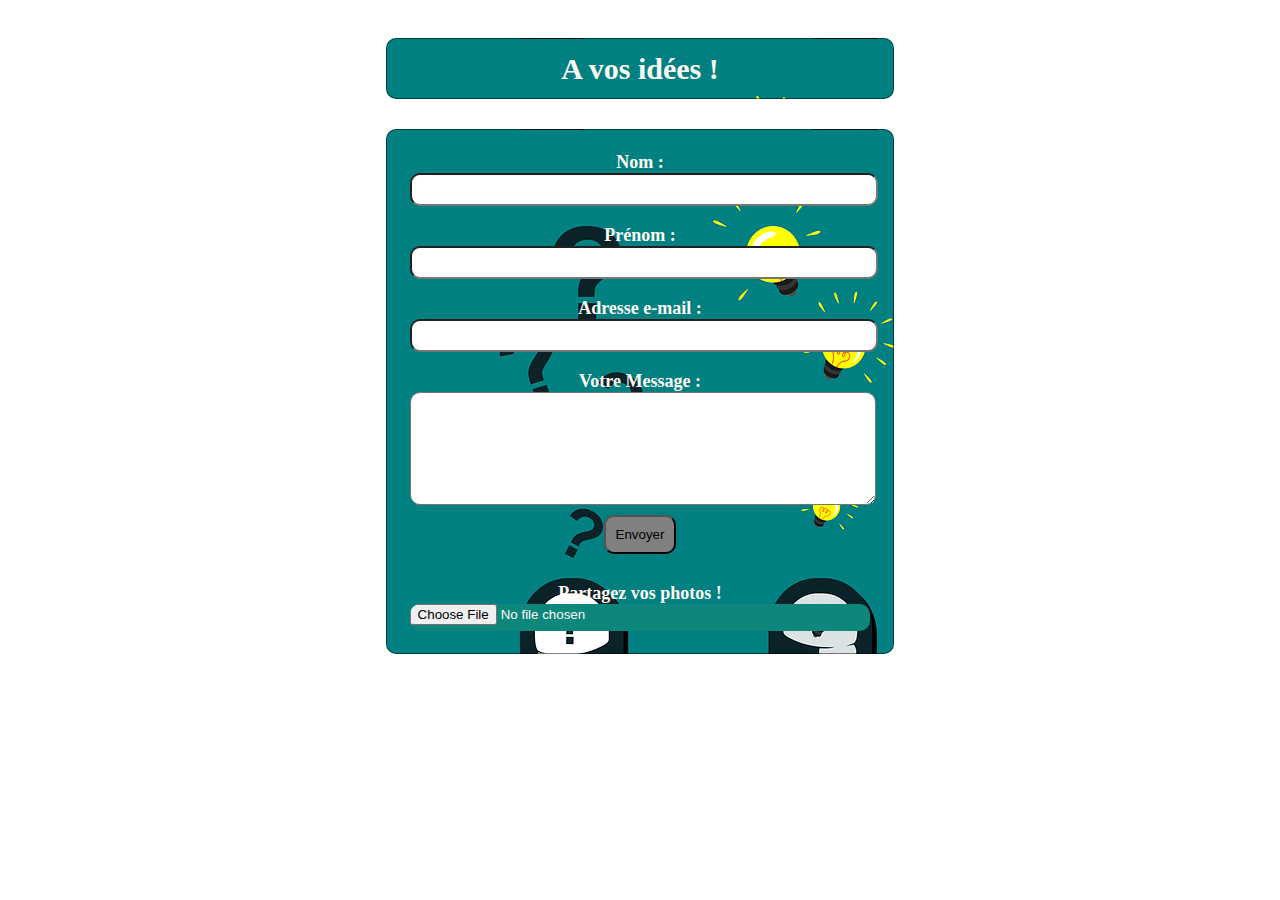
<file: form.html>
<!DOCTYPE html>
<html lang="fr">
    <head>
        <meta charset="UTF-8">
        <meta http-equiv="X-UA-Compatible" content="IE=edge">
        <meta name="viewport" content="width=device-width, initial-scale=1.0">
        <link rel="stylesheet" media="screen" type="text/css"
            href="css/formStyle.css">
        <title>The Masque</title>
    </head>
    <body>
        <p class="messageRecycle">A vos idées !
        </p>
        <form id="myForm" class="container">
            <div>
                <label for="name">Nom :</label>
                <input type="text" id="name" name="user_name" value="" required>
            </div>
            <div>
                <label for="firstName"> Prénom :</label>
                <input type="text" id="firstname" name="user_name" value=""
                    required>
            </div>
            <div>
                <label for="mail">Adresse e-mail :</label>
                <input type="email" id="mail" name="user_mail" value=""
                    required>
            </div>
            <div>
                <label for="msg"> Votre Message :</label>
                <textarea id="msg" name="user_message" value="" required></textarea>
                <button class = "buttonSub" type="submit">Envoyer</button>
            </div>
            <div>
                <label for="photos">Partagez vos photos !</label>
                <input type="file"
                    id="idea" name="idea"
                    accept="image/png, image/jpeg">
            </div>

        </form>

        <script
            src="src/form.js"></script>
    </body>
</html>
</file>
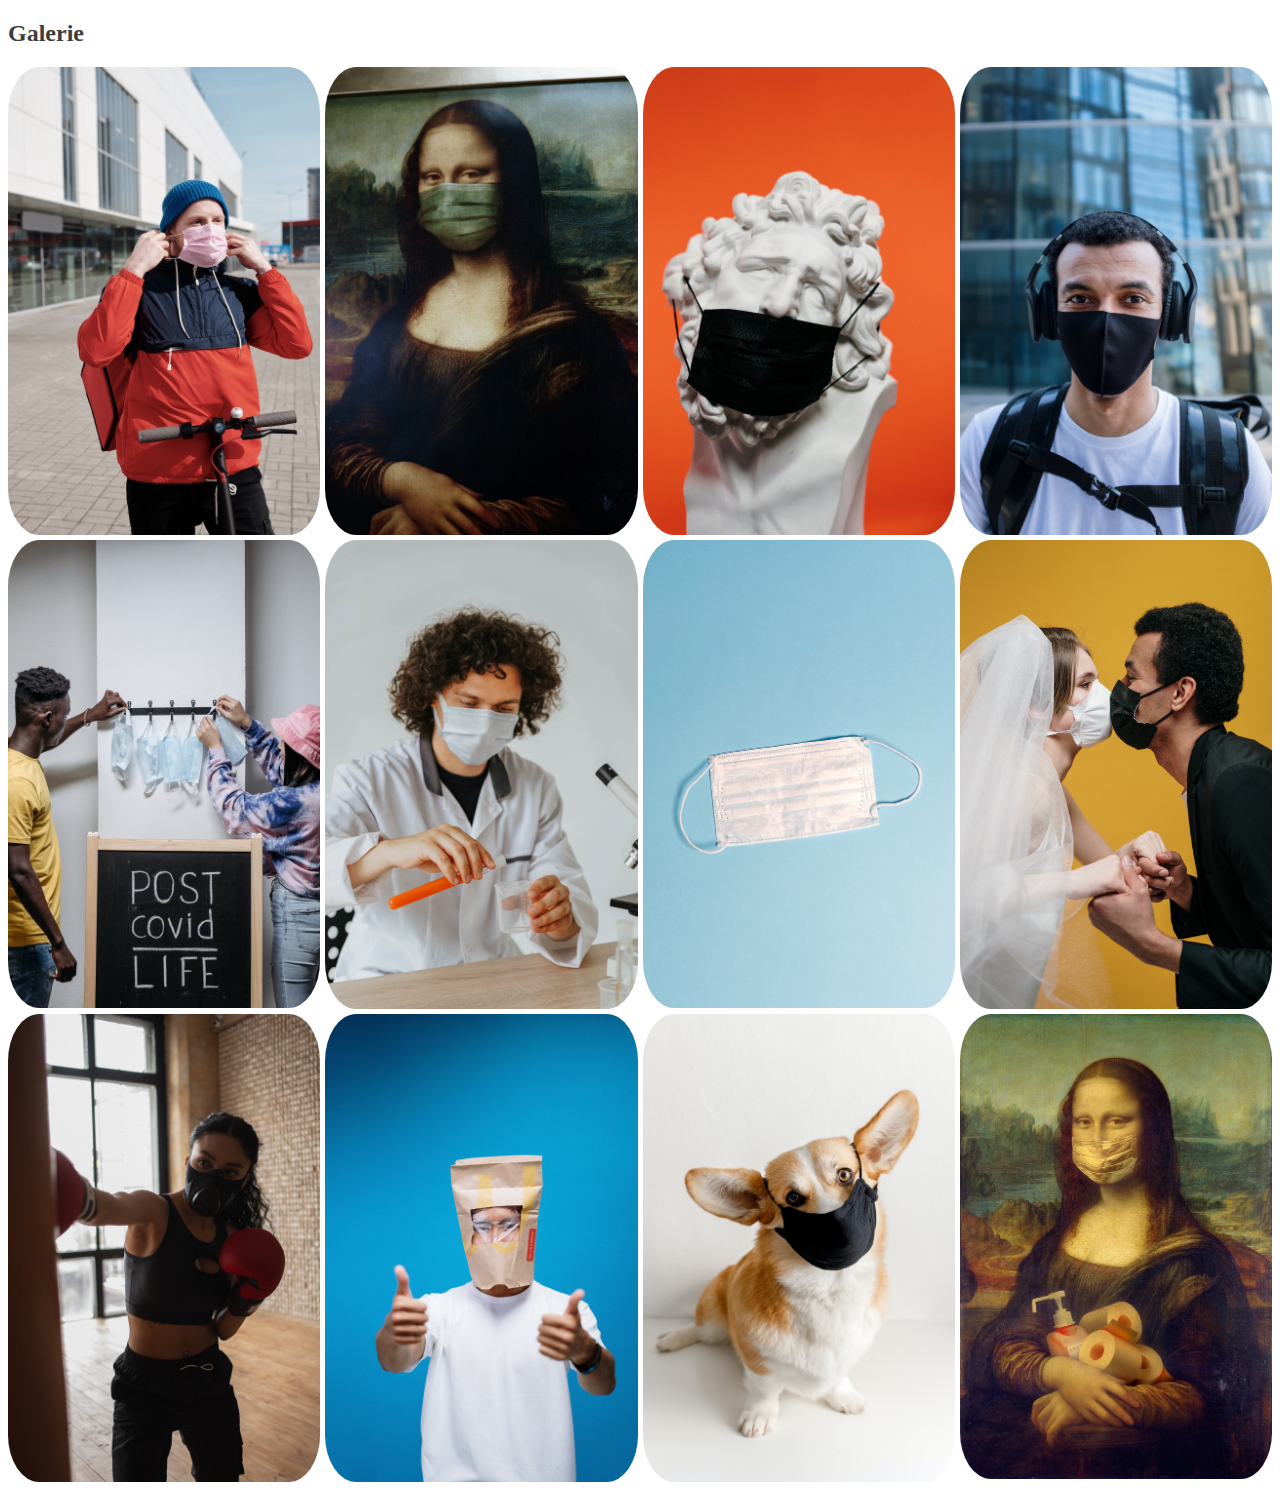
<file: gallery.html>
<!DOCTYPE html>
<html lang="fr">
<head>
    <meta charset="UTF-8">
    <meta http-equiv="X-UA-Compatible" content="IE=edge">
    <meta name="viewport" content="width=device-width, initial-scale=1.0">
    <link rel="stylesheet" type="text/css" href="css/gallerystyle.css" media="screen" />
    <title>The Masque</title>
</head>
<body>
    <h2>Galerie</h2>
    <div class="container">
        <img src="images/photo-1.jpg">
        <img src="images/photo-2.jpg">
        <img src="images/photo-3.jpg">
        <img src="images/photo-4.jpg">
        <img src="images/photo-5.jpg">
        <img src="images/photo-6.jpg">
        <img src="images/photo-7.jpg">
        <img src="images/photo-8.jpg">
        <img src="images/photo-9.jpg">
        <img src="images/photo-10.jpg">
        <img src="images/photo-11.jpg">
        <img src="images/photo-13.jpg">
        </div>
</body>
</html>
</file>
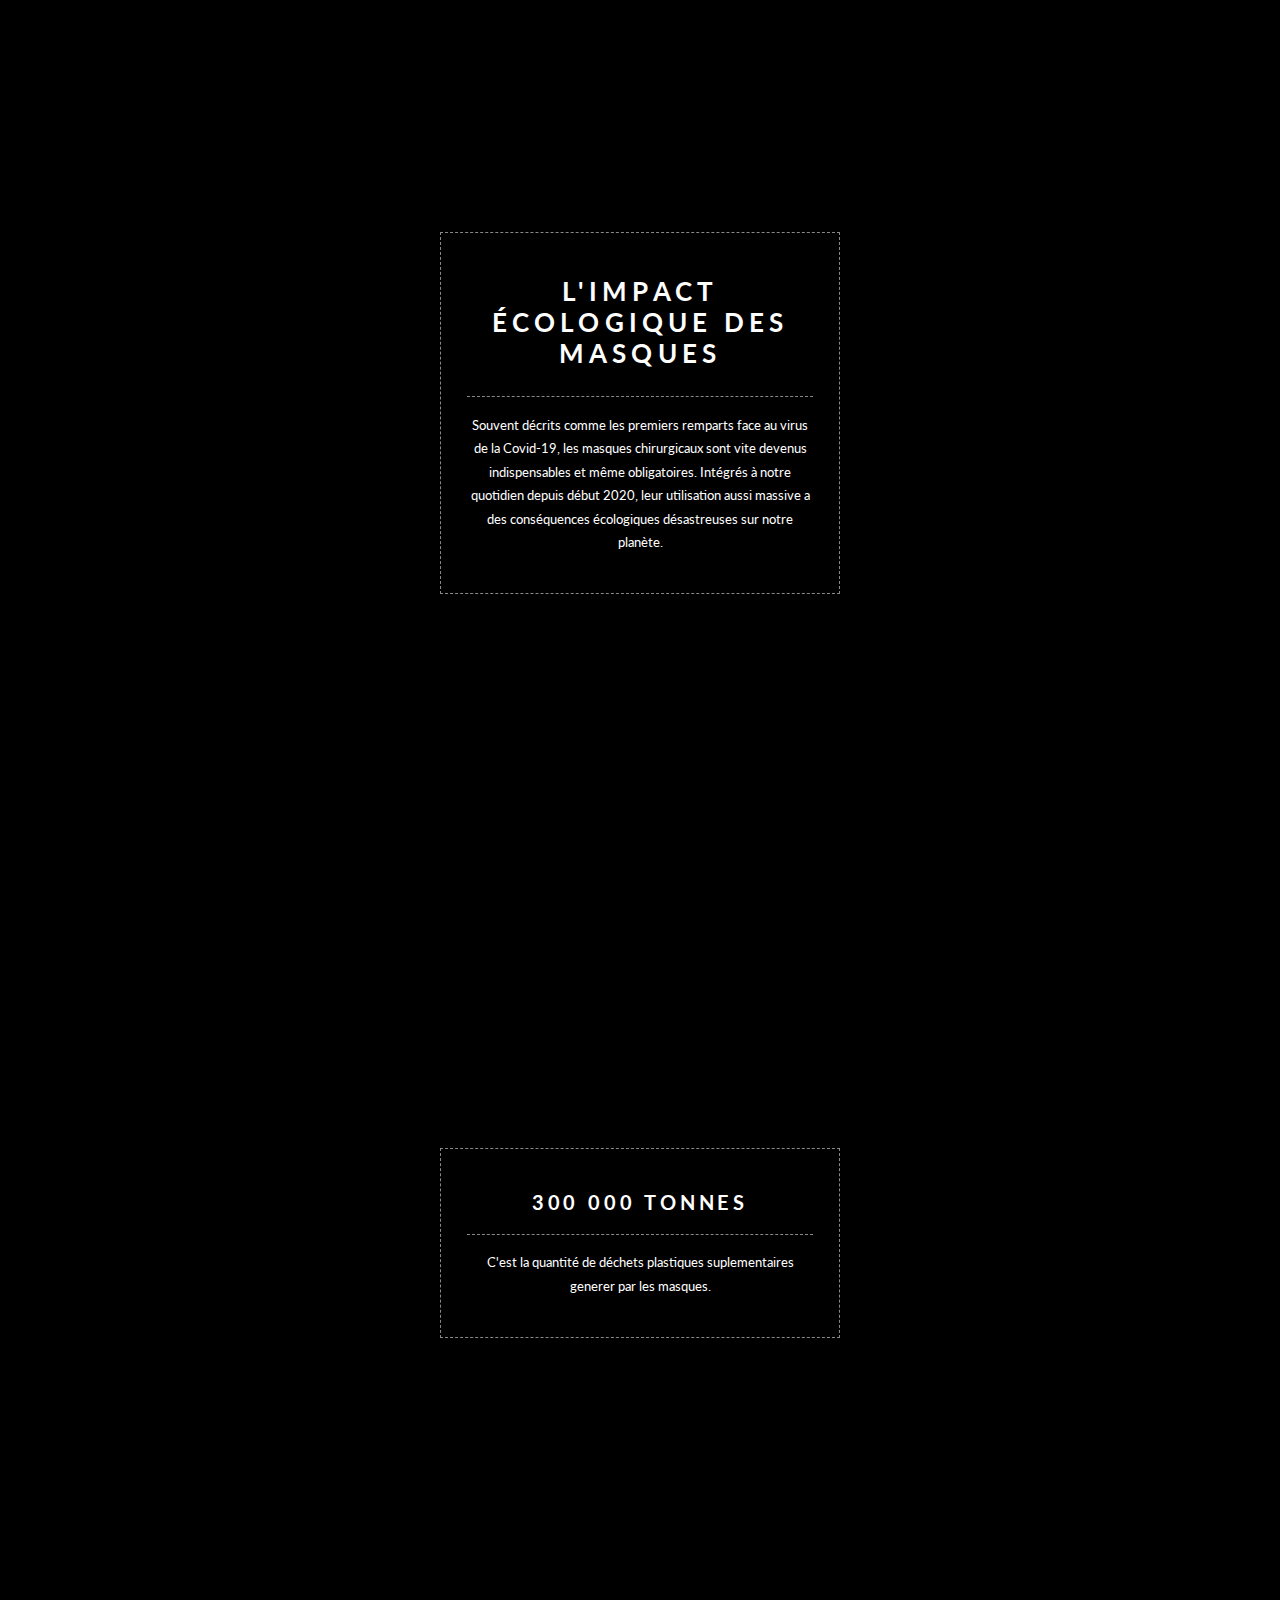
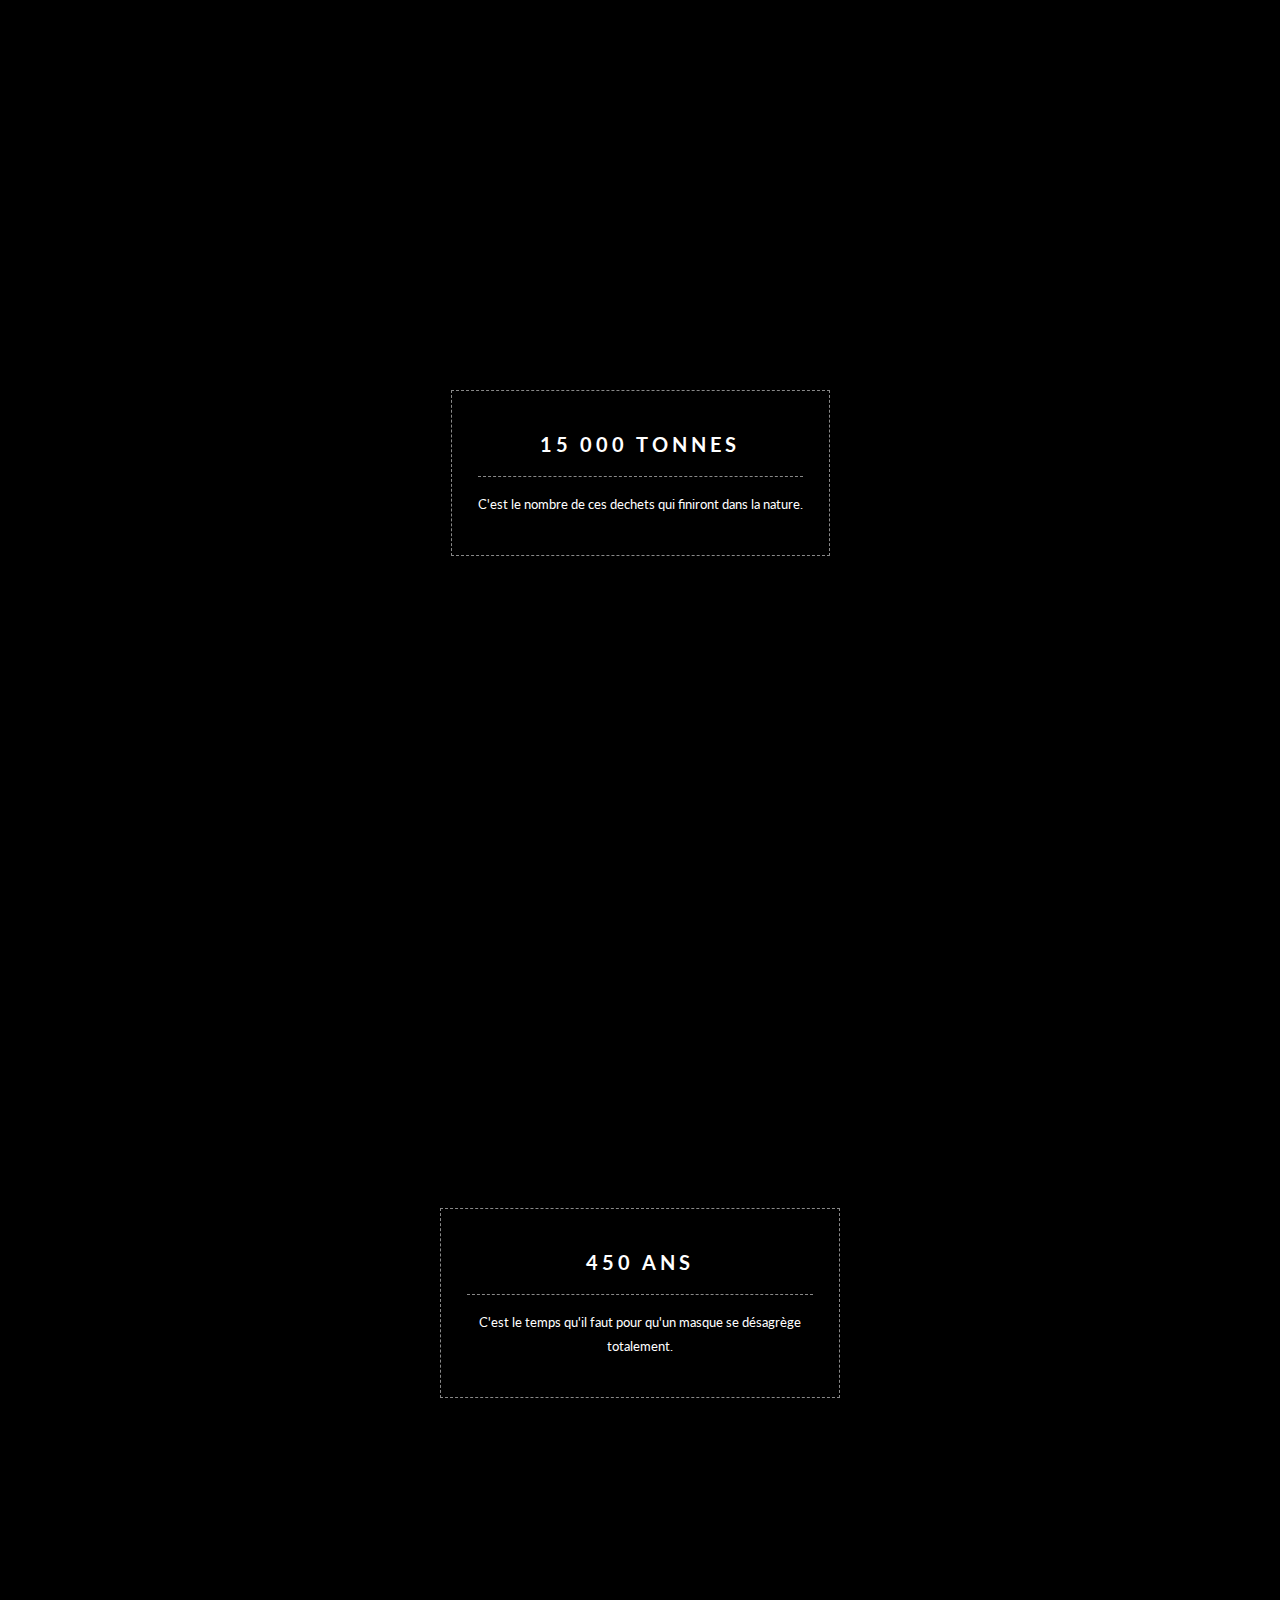
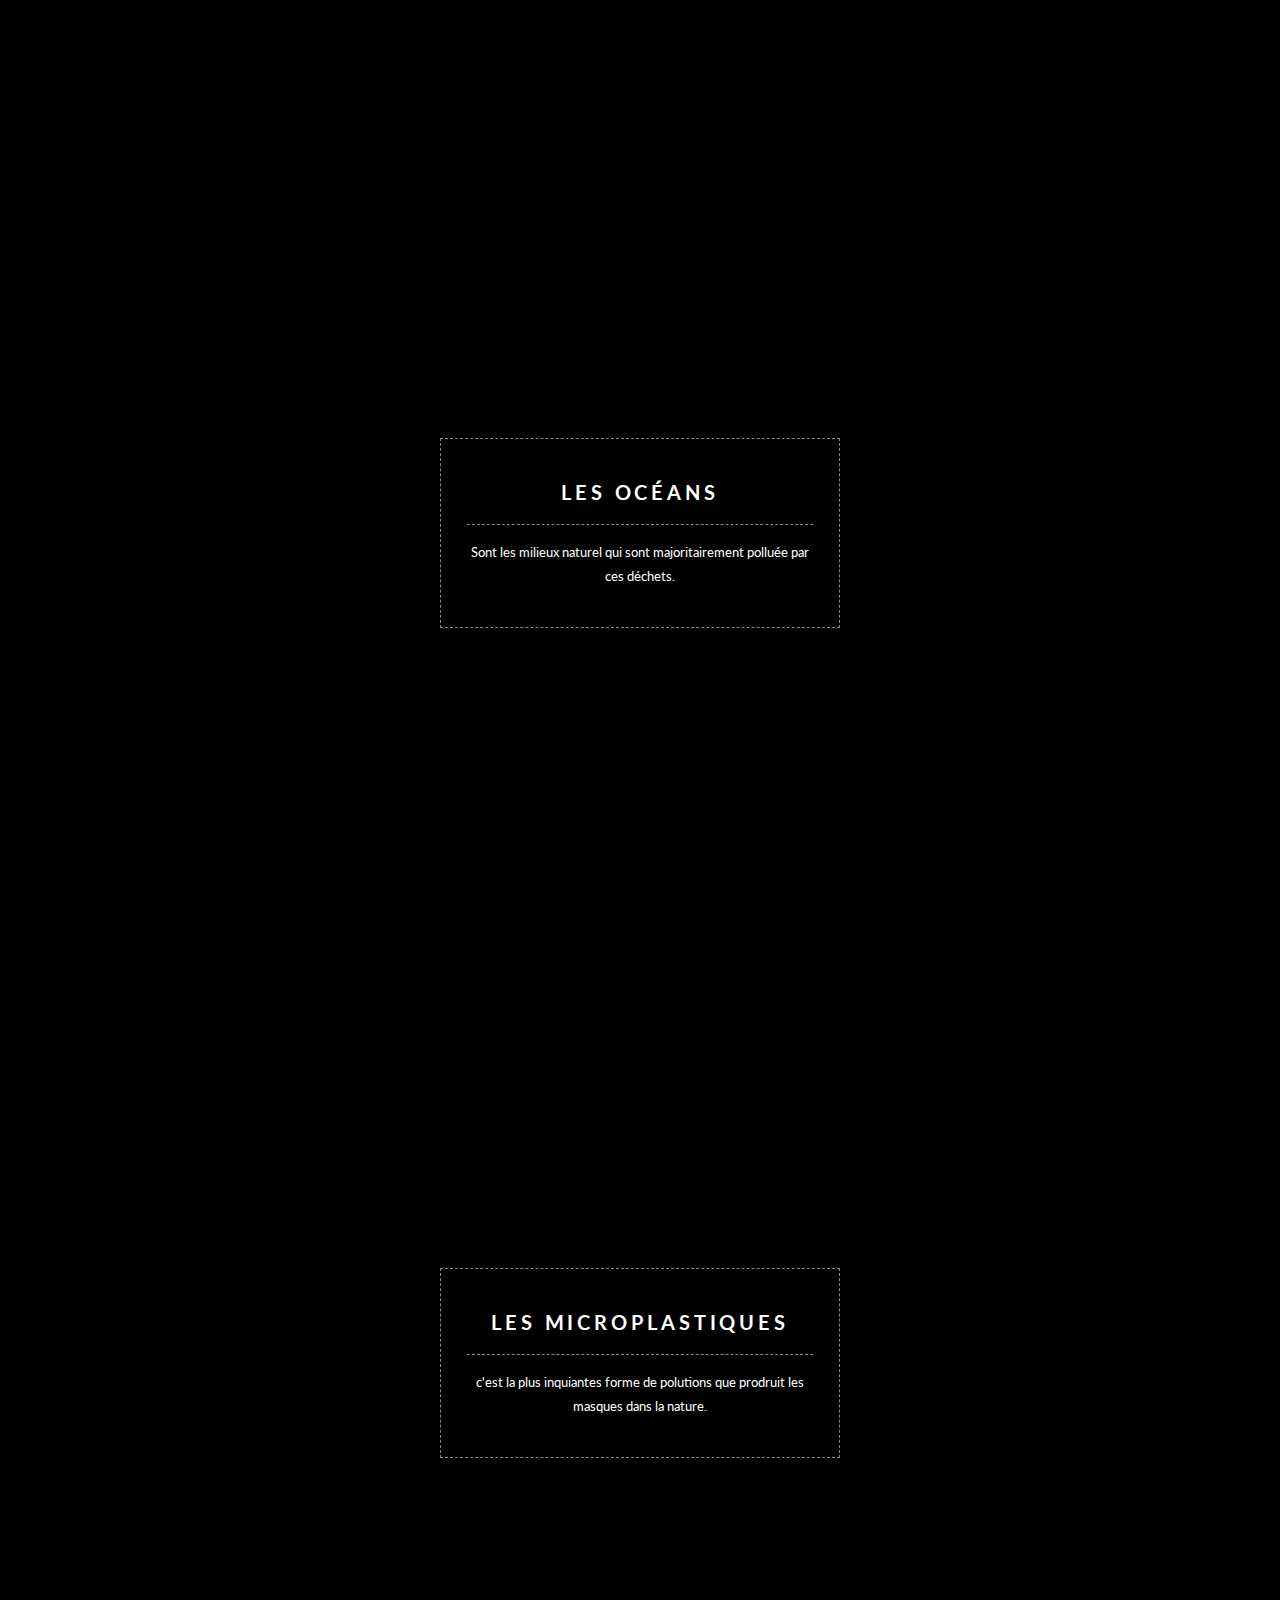
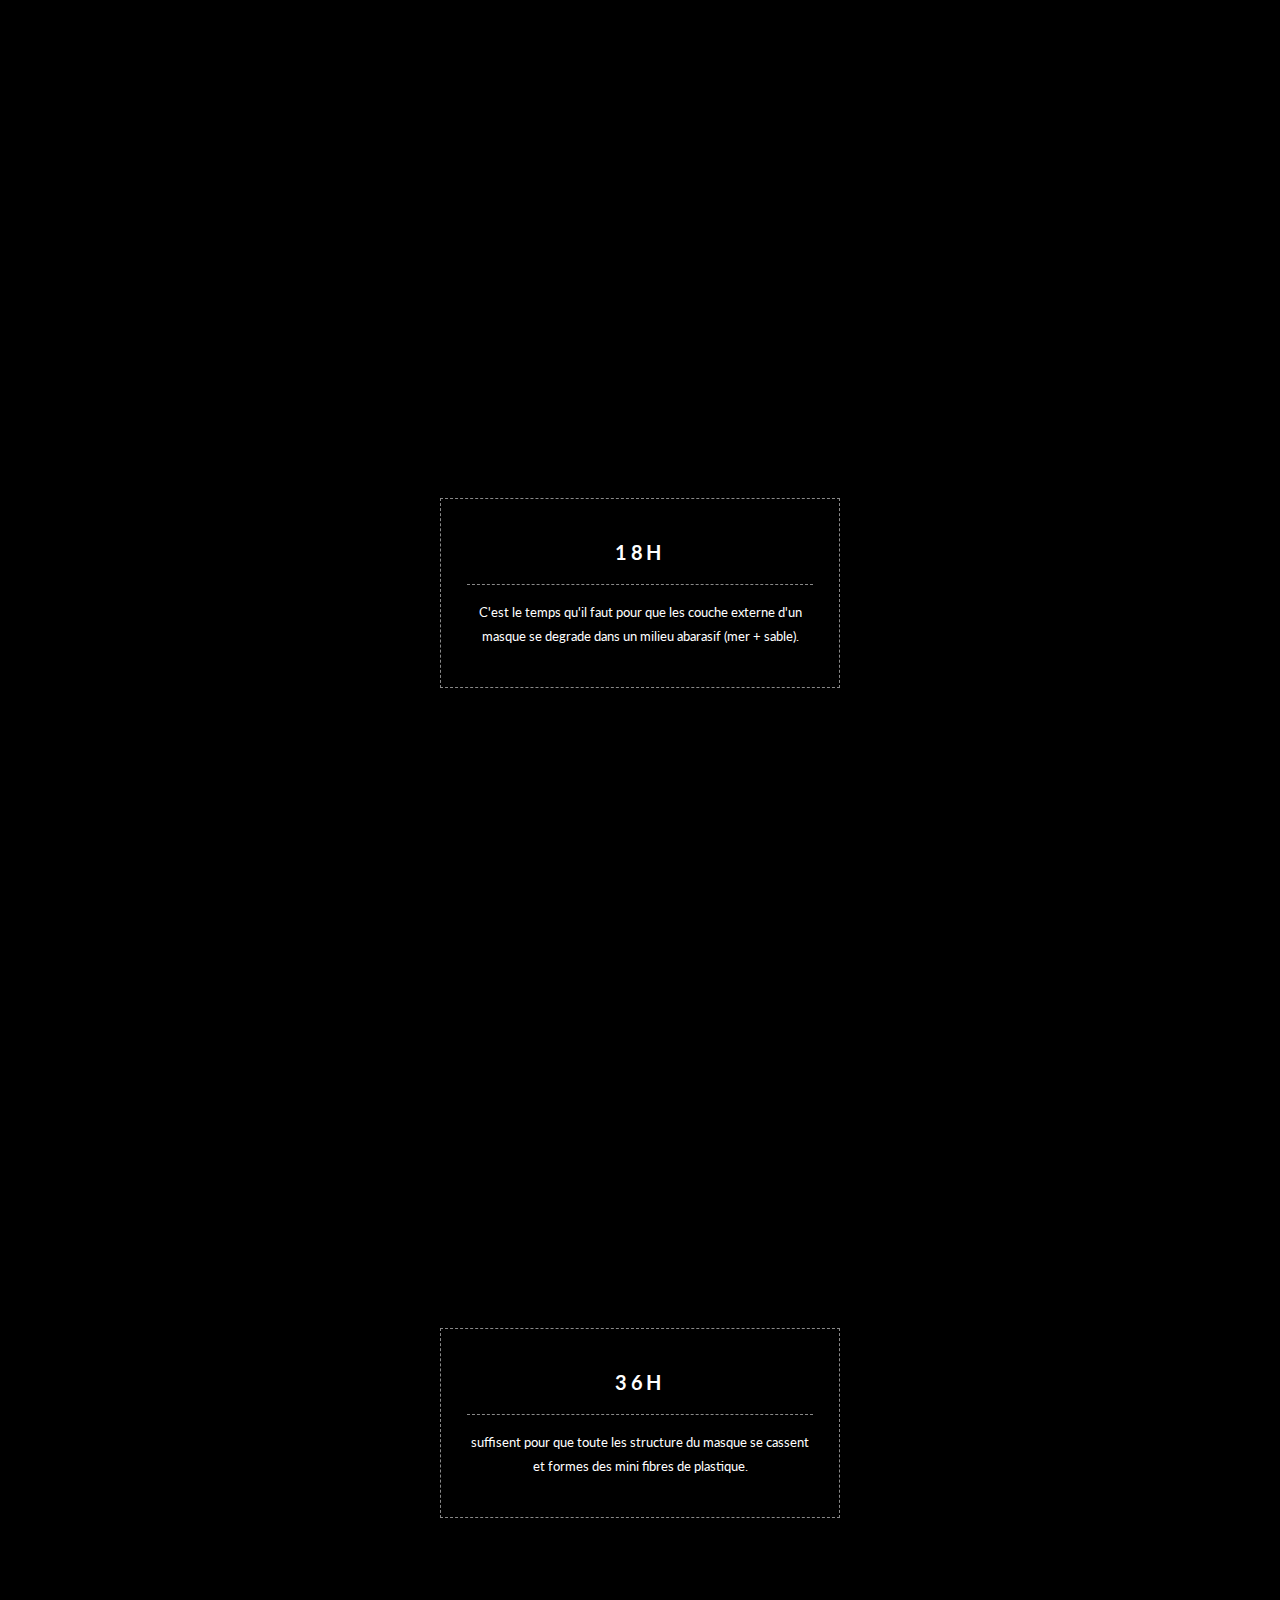
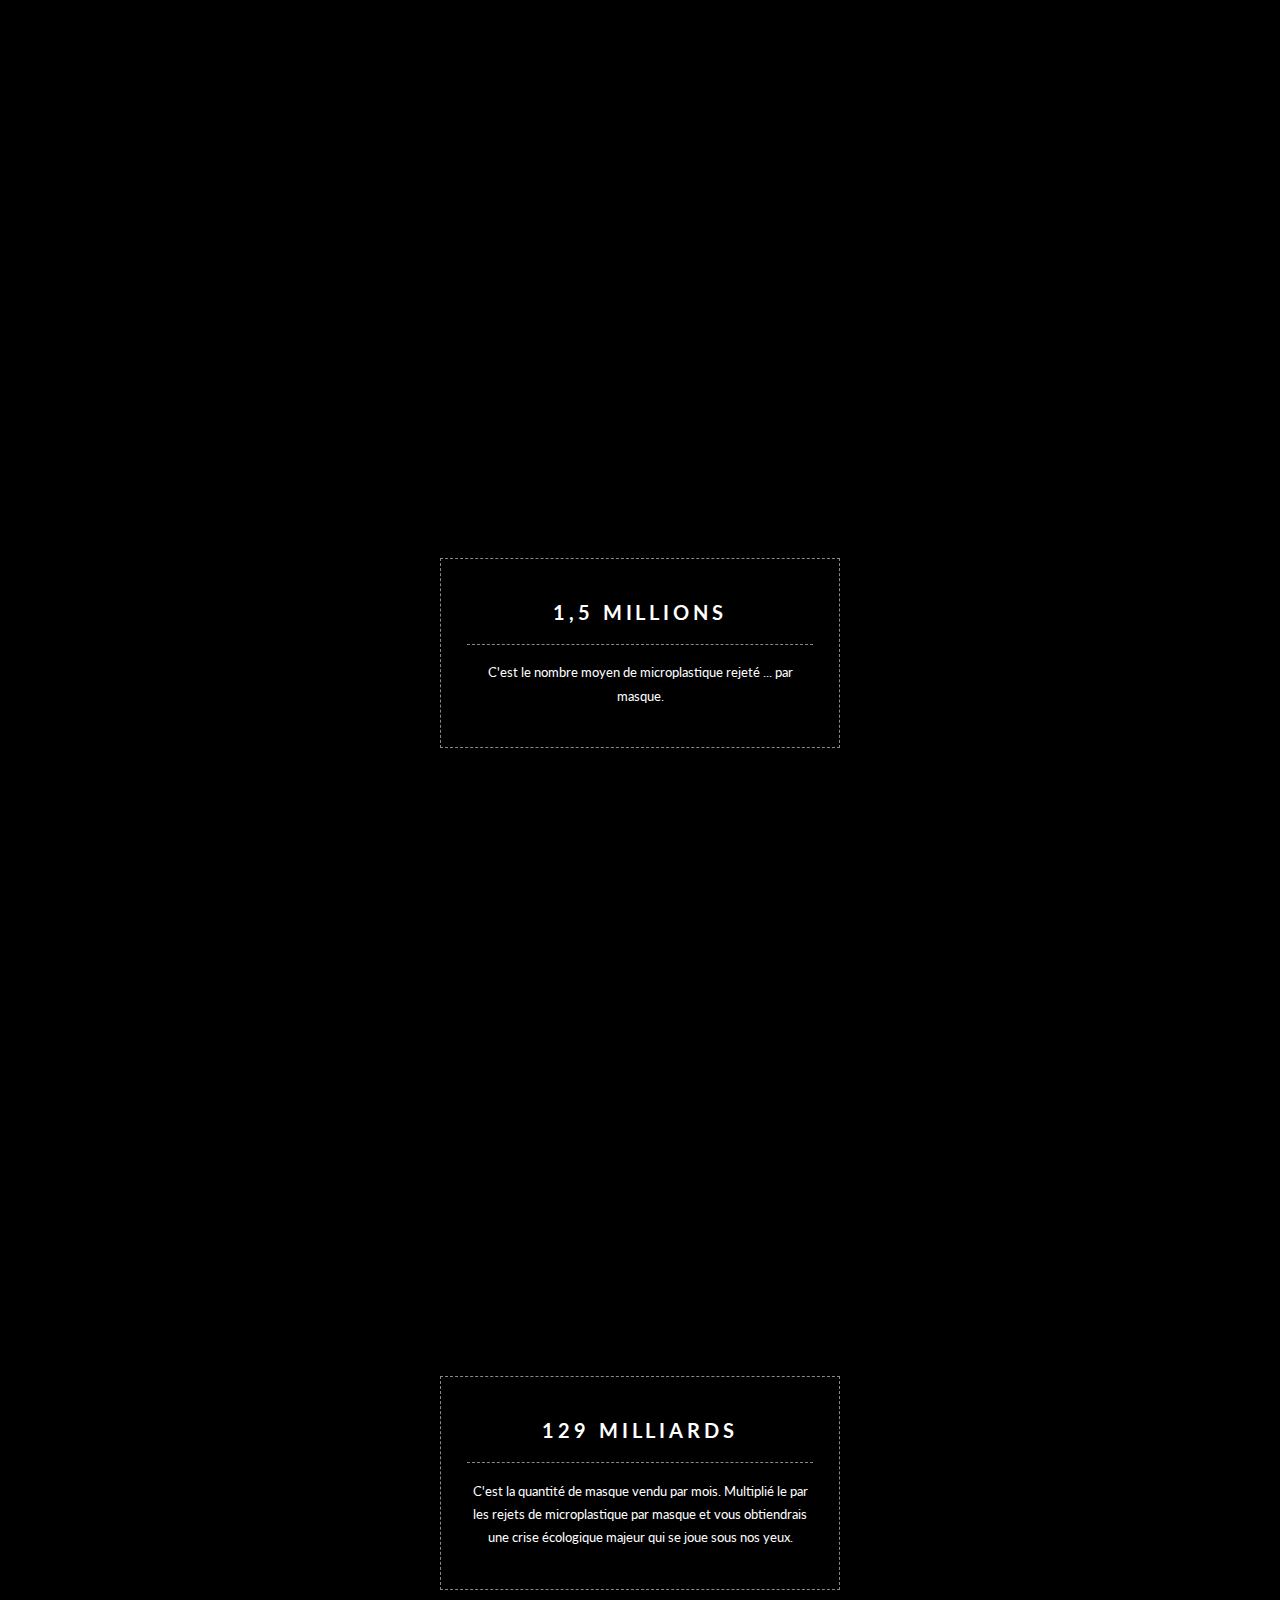
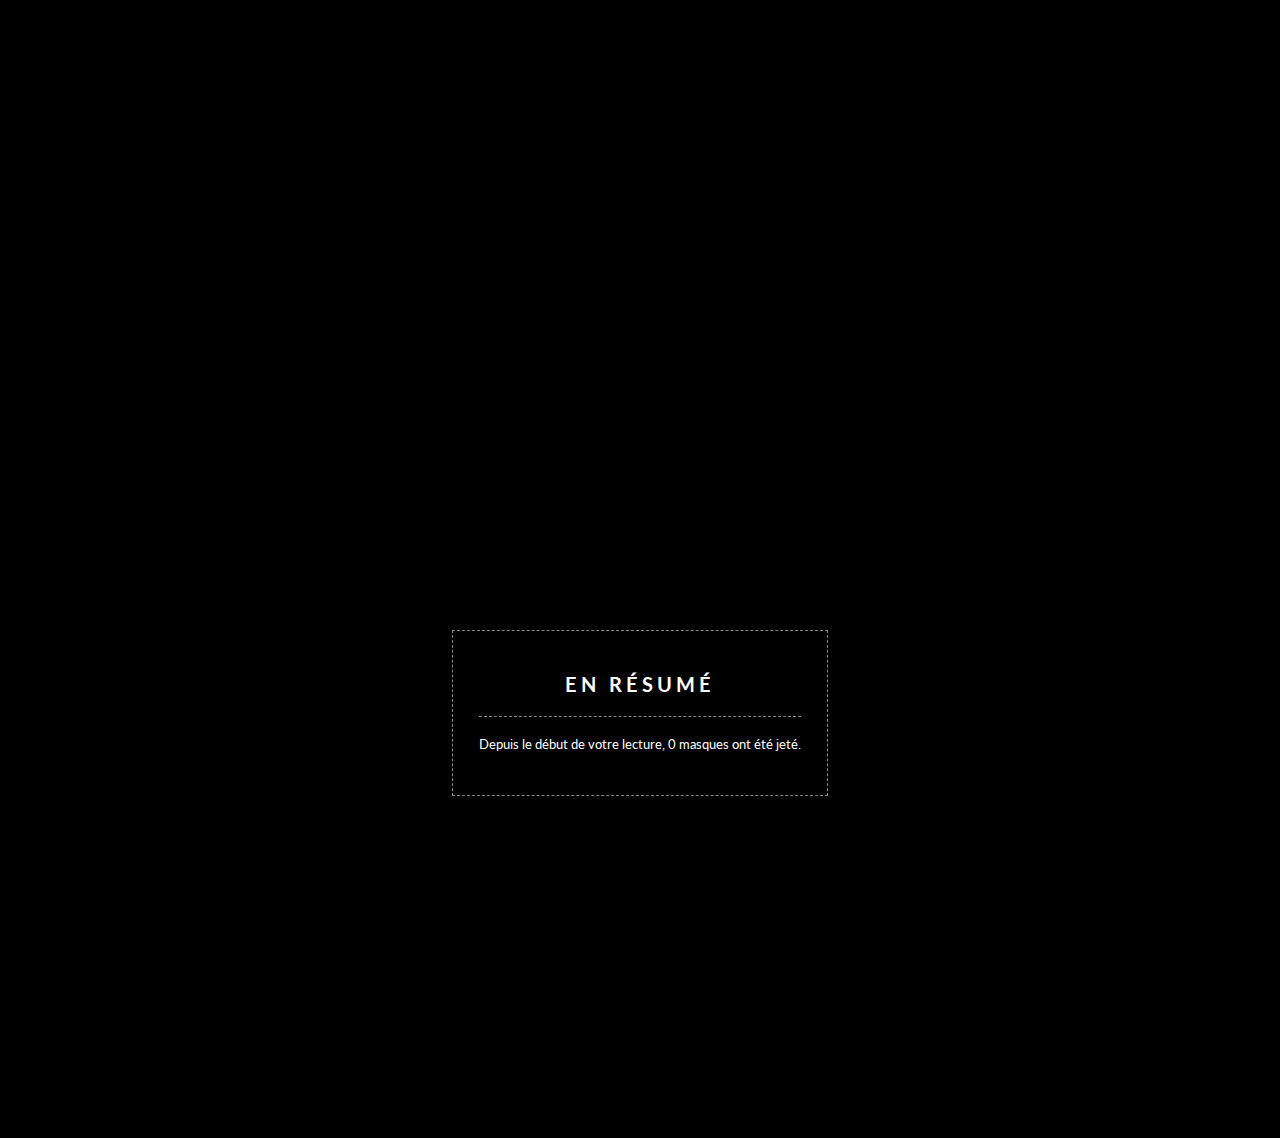
<file: rse.html>
<!DOCTYPE html>
<html lang="fr-FR">
    <head>
        <meta charset="UTF-8">
        <meta http-equiv="X-UA-Compatible" content="IE=edge">
        <meta name="viewport" content="width=device-width, initial-scale=1.0">
        <title>RSE</title>
        <link rel="stylesheet" href="css/style.css">
    </head>
    <body>
        <header>
            <nav>

            </nav>
        </header>
        <main>

            <div class="panel">
                <div class="content">
                    <h1>L'impact écologique des masques</h1>
                    <p>Souvent décrits comme les premiers remparts face au virus
                        de la Covid-19, les masques chirurgicaux sont vite
                        devenus indispensables et même obligatoires. Intégrés à
                        notre quotidien depuis début 2020, leur utilisation
                        aussi massive a des conséquences écologiques
                        désastreuses sur notre planète.</p>
                </div>
            </div>

            <div class="panel">
                <div class="content">
                    <h2>300 000 Tonnes</h2>
                    <p>C'est la quantité de déchets plastiques suplementaires
                        generer par les masques.</p>
                </div>
            </div>

            <div class="panel">
                <div class="content">
                    <h2>15 000 tonnes</h2>
                    <p>C'est le nombre de ces dechets qui finiront dans la nature.</p>
                </div>
            </div>

            <div class="panel">
                <div class="content">
                    <h2>450 ans</h2>
                    <p>C'est le temps qu'il faut pour qu'un masque se désagrège
                        totalement.</p>
                </div>
            </div>

            <div class="panel">
                <div class="content">
                    <h2>Les océans</h2>
                    <p>Sont les milieux naturel qui sont majoritairement
                        polluée par ces déchets.</p>
                </div>
            </div>

            <div class="panel">
                <div class="content">
                    <h2>Les microplastiques</h2>
                    <p>c'est la plus inquiantes forme de polutions que prodruit
                        les
                        masques dans la nature.</p>
                </div>
            </div>

            <div class="panel">
                <div class="content">
                    <h2>18h</h2>
                    <p>C'est le temps qu'il faut pour que les couche externe
                        d'un masque se degrade dans un milieu abarasif (mer +
                        sable).</p>
                </div>
            </div>

            <div class="panel">
                <div class="content">
                    <h2>36h</h2>
                    <p>suffisent pour que toute les structure du masque se
                        cassent
                        et formes des mini fibres de plastique.</p>
                </div>
            </div>

            <div class="panel">
                <div class="content">
                    <h2>1,5 millions</h2>
                    <p>C'est le nombre moyen de microplastique rejeté ... par
                        masque.</p>
                </div>
            </div>

            <div class="panel">
                <div class="content">
                    <h2>129 milliards</h2>
                    <p>C'est la quantité de masque vendu par mois. Multiplié le
                        par les rejets de microplastique par masque et vous
                        obtiendrais une crise écologique majeur qui se joue sous nos yeux.</p>
                </div>
            </div>

            <div class="panel">
                <div class="content">
                    <h2>En résumé</h2>
                    <p>Depuis le début de votre lecture, <span id="timer"> 0 </span> masques ont été jeté. <br>
                     </p>
                </div>
            </div>
        </main>
        <script src="script.js"> </script>
    </body>
</html>
</file>
<file: css/formStyle.css>
body {
    display: flex;
    justify-content: center;
    align-items: center;
    flex-direction: column;
}

.container {
    display: inline-block;
    flex-direction: column;
    width: 30rem;
    padding: 1%;
    margin: auto;
    border-width: 1px;
    border-style: solid;
    border-color: rgba(0, 0, 0, 0.486);
    background-image: url(idee2.png);
    border-radius: 10px;
}

.messageRecycle {
    display: flex;
    justify-content: center;
    background-color: #fff9f3;
    width: 30rem;
    padding: 1%;
    border-width: 1px;
    border-style: solid;
    border-color: rgba(0, 0, 0, 0.486);
    background-image: url(idee2.png);
    font-size: 30px;
    font-weight: bold;
    color: #fff9f3;
    border-radius: 10px;

}

div {
    padding: 2%;
    font-size: large;
    font-weight: bold;
    color: #fff9f3;
}

button {
    display: flex;
    background-color: grey;
    border-radius: 10px;
    padding: 10px;
    margin: 10px auto;
 
    
}

input {
    display: block;
    width: 100%;
    height: 2em;
    border-radius: 10px;
}

#msg {
    display: block;
    width: 100%;
    height: 8em;
    border-radius: 10px;
    
}

label{
    display: flex;
    justify-content: center;
}

button:hover {
    background-color: rgb(199, 199, 199);
}

#idea {
    background-color: rgb(13, 134, 124);
}
</file>
<file: css/gallerystyle.css>
.container {
    display: grid; 
    grid-template-columns: 1fr 1fr 1fr 1fr; 
    grid-column-gap: 5px;
    grid-row-gap: 5px; 
    }

 

img {
    border-radius: 10%;
    width: 100%;
    
}

h2 {
    color: #3d3d3d;
}

@media screen and (max-width: 768px) {
    .container {
        grid-template-columns: 1fr 1fr;

    }

}
</file>
<file: css/style.css>
@import url(rse.css);

:root{
    --primary-color: ;
    --secondary-color: ;
    --dark: ;
    --light: ; 
}
</file>
